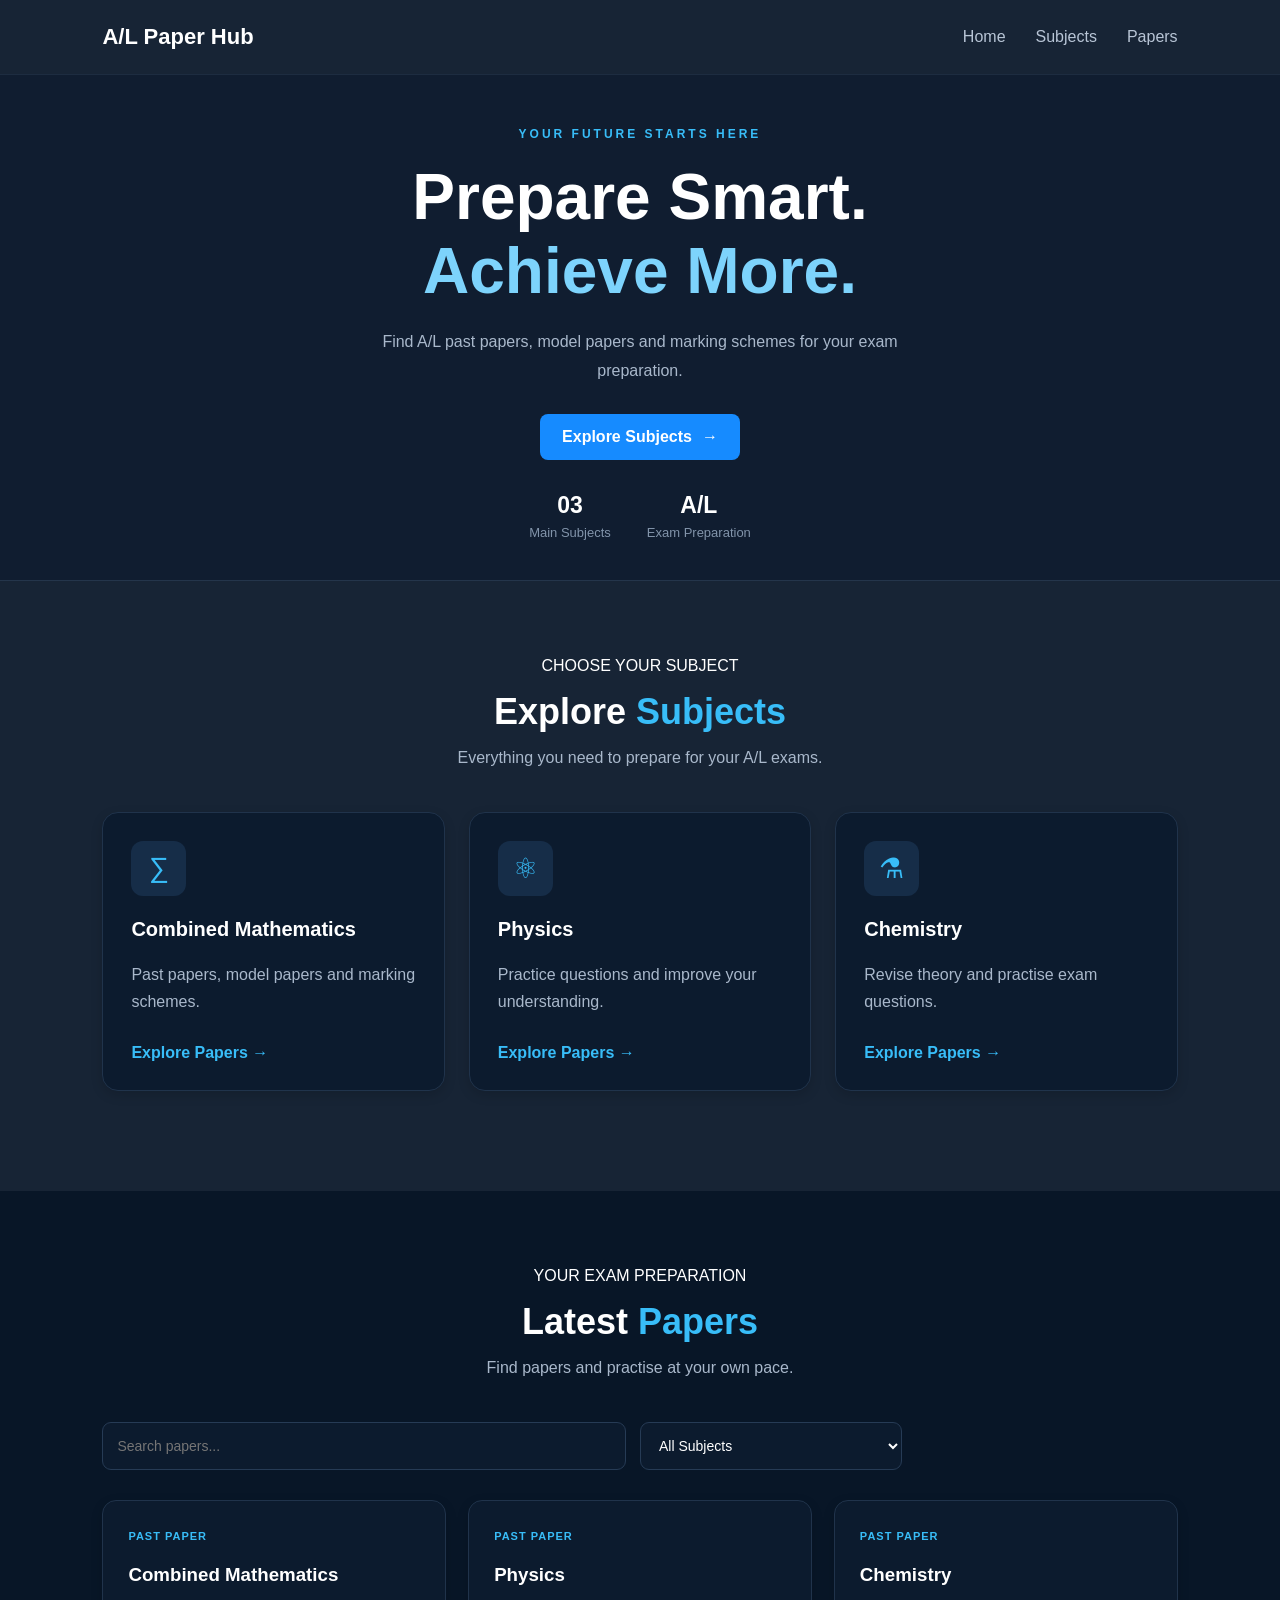
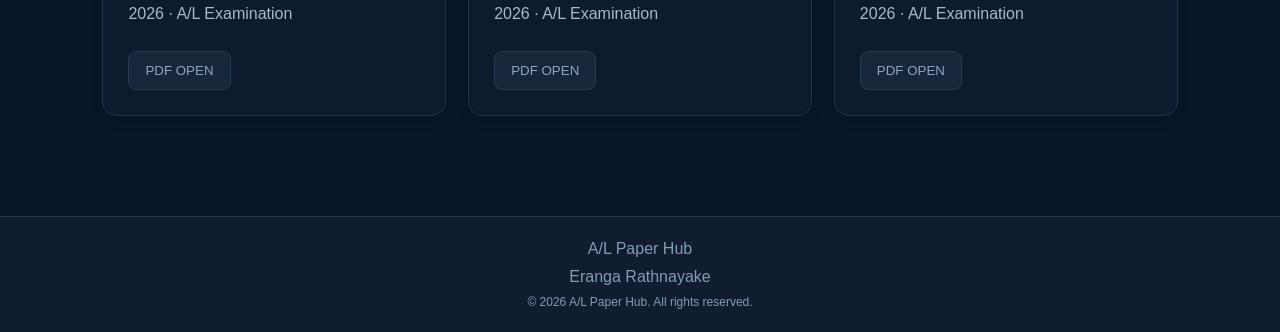
<file: index.html>
<!DOCTYPE html>
<html lang="en">
<head>
    <meta charset="UTF-8">
    <meta name="viewport" content="width=device-width, initial-scale=1.0">
    <title>A/L Paper Hub</title>
    <link rel="stylesheet" href="style.css">
</head>
<body>

    <!-- Navigation -->
    <header class="navbar">
        <div class="logo">A/L Paper Hub</div>
        <nav>
            <a href="#">Home</a>
            <a href="#subjects">Subjects</a>
            <a href="#papers">Papers</a>
        </nav>
    </header>

    <main>
        <!-- Hero Section -->
        <section class="aph-hero">
            <div class="aph-hero__content">
                <p class="aph-hero__eyebrow">YOUR FUTURE STARTS HERE</p>

                <h1 class="aph-hero__title">
                    Prepare Smart.
                    <span>Achieve More.</span>
                </h1>

                <p class="aph-hero__description">
                    Find A/L past papers, model papers and marking
                    schemes for your exam preparation.
                </p>

                <a class="aph-hero__button" href="#subjects">
                    Explore Subjects <span aria-hidden="true">→</span>
                </a>

                <div class="aph-hero__stats">
                    <div class="aph-hero__stat">
                        <strong>03</strong>
                        <span>Main Subjects</span>
                    </div>

                    <div class="aph-hero__stat">
                        <strong>A/L</strong>
                        <span>Exam Preparation</span>
                    </div>
                </div>
            </div>
        </section>

        <!-- Subjects Section -->
        <section class="subjects" id="subjects">
            <div class="section-heading">
                <p class="tagline">CHOOSE YOUR SUBJECT</p>
                <h2>Explore <span>Subjects</span></h2>
                <p>Everything you need to prepare for your A/L exams.</p>
            </div>

            <div class="subject-grid">
                <article class="subject-card maths">
                    <div class="subject-icon">∑</div>
                    <h3>Combined Mathematics</h3>
                    <p>Past papers, model papers and marking schemes.</p>
                    <a href="./maths.html">Explore Papers →</a>
                </article>

                <article class="subject-card physics">
                    <div class="subject-icon">⚛</div>
                    <h3>Physics</h3>
                    <p>Practice questions and improve your understanding.</p>
                    <a href="./physics.html">Explore Papers →</a>
                </article>

                <article class="subject-card chemistry">
                    <div class="subject-icon">⚗</div>
                    <h3>Chemistry</h3>
                    <p>Revise theory and practise exam questions.</p>
                    <a href="./chem.html">Explore Papers →</a>
                </article>
            </div>
        </section>

        <!-- Papers Section -->
        <section class="papers" id="papers">
            <div class="section-heading">
                <p class="tagline">YOUR EXAM PREPARATION</p>
                <h2>Latest <span>Papers</span></h2>
                <p>Find papers and practise at your own pace.</p>
            </div>

            <div class="paper-toolbar">
                <input
                    type="text"
                    id="paperSearch"
                    placeholder="Search papers..."
                    aria-label="Search papers"
                >

                <select id="subjectFilter" aria-label="Filter by subject">
                    <option value="all">All Subjects</option>
                    <option value="maths">Combined Mathematics</option>
                    <option value="physics">Physics</option>
                    <option value="chemistry">Chemistry</option>
                </select>

        
            </div>

            <div class="paper-grid">
                <article class="paper-card" data-subject="maths" data-type="past">
                    <span class="paper-badge">PAST PAPER</span>
                    <h3>Combined Mathematics</h3>
                    <p>2026 · A/L Examination</p>
                    <button type="button" class="paper-btn" onclick="window.open('https://pastpapers.wiki/wp-admin/admin-ajax.php?juwpfisadmin=false&action=wpfd&task=file.download&wpfd_category_id=37759&wpfd_file_id=101452&token=&preview=1', '_blank')">PDF OPEN</button>
                </article>

                <article class="paper-card" data-subject="physics" data-type="past">
                    <span class="paper-badge">PAST PAPER</span>
                    <h3>Physics</h3>
                    <p>2026 · A/L Examination</p>
                    <button type="button" class="paper-btn">PDF OPEN</button>
                </article>

                <article class="paper-card" data-subject="chemistry" data-type="past">
                    <span class="paper-badge">PAST PAPER</span>
                    <h3>Chemistry</h3>
                    <p>2026 · A/L Examination</p>
                    <button type="button" class="paper-btn">PDF OPEN</button>
                </article>


            </div>
        </section>
    </main>

    <!-- Footer -->
    <footer class="site-footer">
        <div class="site-footer__inner">
            <p class="site-footer__brand">A/L Paper Hub</p>
            <p class="site-footer__brand">Eranga Rathnayake</p>
            <p class="site-footer__copyright">
                © 2026 A/L Paper Hub. All rights reserved.
            </p>
        </div>
    </footer>

</body>
</html>
</file>
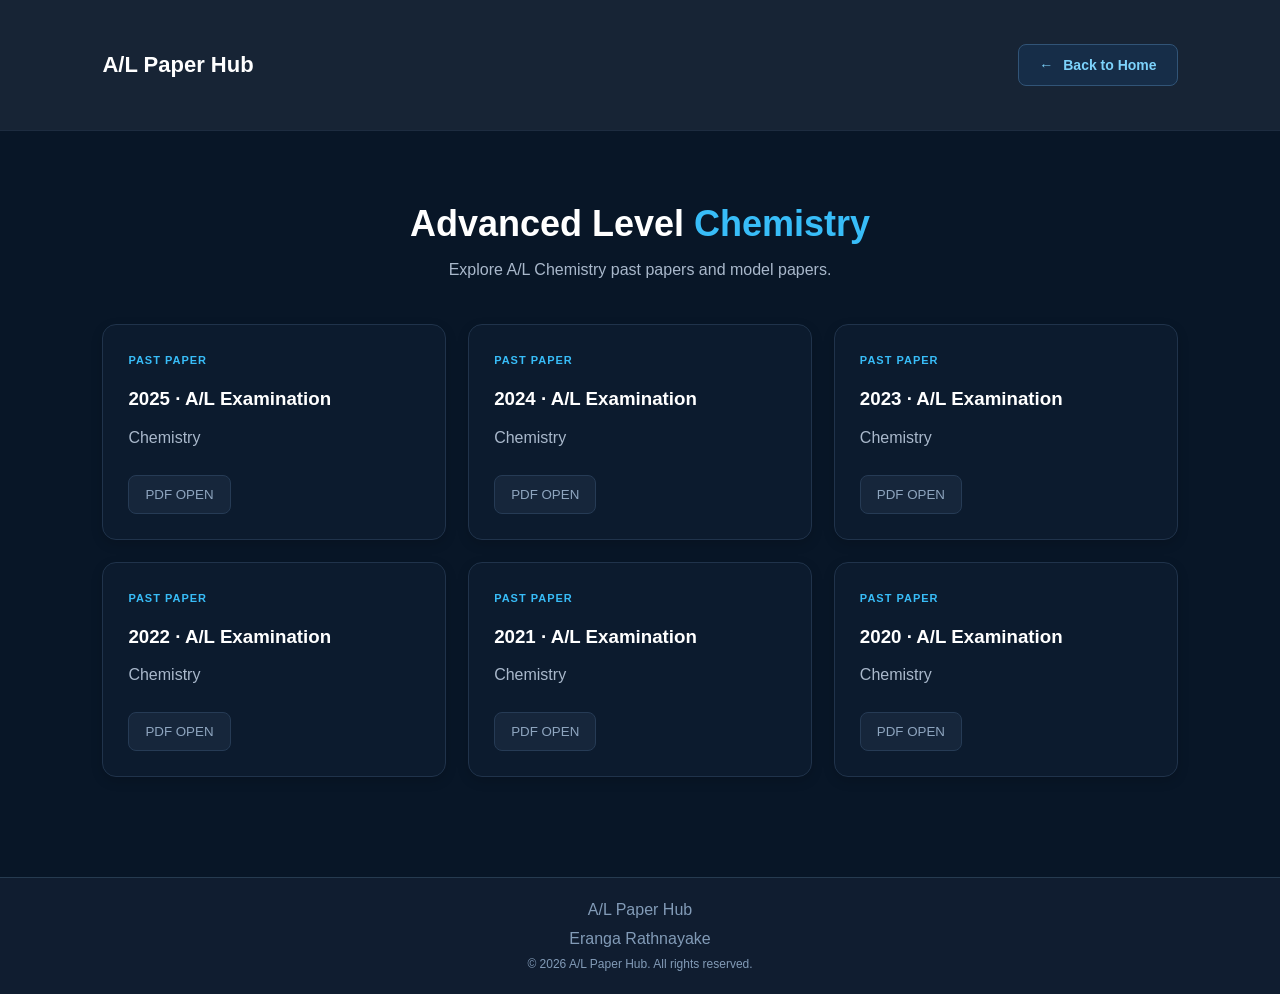
<file: chem.html>
<!DOCTYPE html>
<html lang="en">

<head>
    <meta charset="UTF-8">
    <meta name="viewport" content="width=device-width, initial-scale=1.0">

    <title>Chemistry | A/L Paper Hub</title>

    <link rel="stylesheet" href="style.css">
</head>

<body>

    <!-- Navigation Bar -->
    <header class="navbar">

        <a href="index.html" class="logo"
           style="text-decoration: none;">
            A/L Paper Hub
        </a>

        
<a href="index.html#subjects" class="back-home-btn">
    <span aria-hidden="true">←</span> Back to Home
</a>


    </header>


    <!-- Chemistry Papers -->
    <section class="papers">

        <div class="section-heading">
            <h2>Advanced Level <span>Chemistry</span></h2>

            <p>
                Explore A/L Chemistry past papers and model papers.
            </p>
        </div>


        <div class="paper-grid">

            <!-- 2024 Past Paper -->
            <article class="paper-card" data-subject="chemistry" data-type="past">
                    <span class="paper-badge">PAST PAPER</span>
                    <h3>2025 · A/L Examination</h3>
                    <p>Chemistry</p>
                    <button type="button" class="paper-btn">PDF OPEN</button>
                </article>


            <!-- 2023 Past Paper -->
            <article class="paper-card" data-subject="chemistry" data-type="past">
                    <span class="paper-badge">PAST PAPER</span>
                    <h3>2024 · A/L Examination</h3>
                    <p>Chemistry</p>
                    <button type="button" class="paper-btn">PDF OPEN</button>
                </article>


            <!-- 2022 Past Paper -->
            <article class="paper-card" data-subject="chemistry" data-type="past">
                    <span class="paper-badge">PAST PAPER</span>
                    <h3>2023 · A/L Examination</h3>
                    <p>Chemistry</p>
                    <button type="button" class="paper-btn">PDF OPEN</button>
                </article>


            <!-- Model Paper -->
            <article class="paper-card" data-subject="chemistry" data-type="past">
                    <span class="paper-badge">PAST PAPER</span>
                    <h3>2022 · A/L Examination</h3>
                    <p>Chemistry</p>
                    <button type="button" class="paper-btn">PDF OPEN</button>
                </article>

                <article class="paper-card" data-subject="chemistry" data-type="past">
                    <span class="paper-badge">PAST PAPER</span>
                    <h3>2021 · A/L Examination</h3>
                    <p>Chemistry</p>
                    <button type="button" class="paper-btn">PDF OPEN</button>
                </article>

                <article class="paper-card" data-subject="chemistry" data-type="past">
                    <span class="paper-badge">PAST PAPER</span>
                    <h3>2020 · A/L Examination</h3>
                    <p>Chemistry</p>
                    <button type="button" class="paper-btn">PDF OPEN</button>
                </article>

        </div>

    </section>




    <!-- Footer -->
    <footer class="site-footer">
        <div class="site-footer__inner">
            <p class="site-footer__brand">A/L Paper Hub</p>
            <p class="site-footer__brand">Eranga Rathnayake</p>
            <p class="site-footer__copyright">
                © 2026 A/L Paper Hub. All rights reserved.
            </p>
        </div>
    </footer>
</body>

</html>
</file>
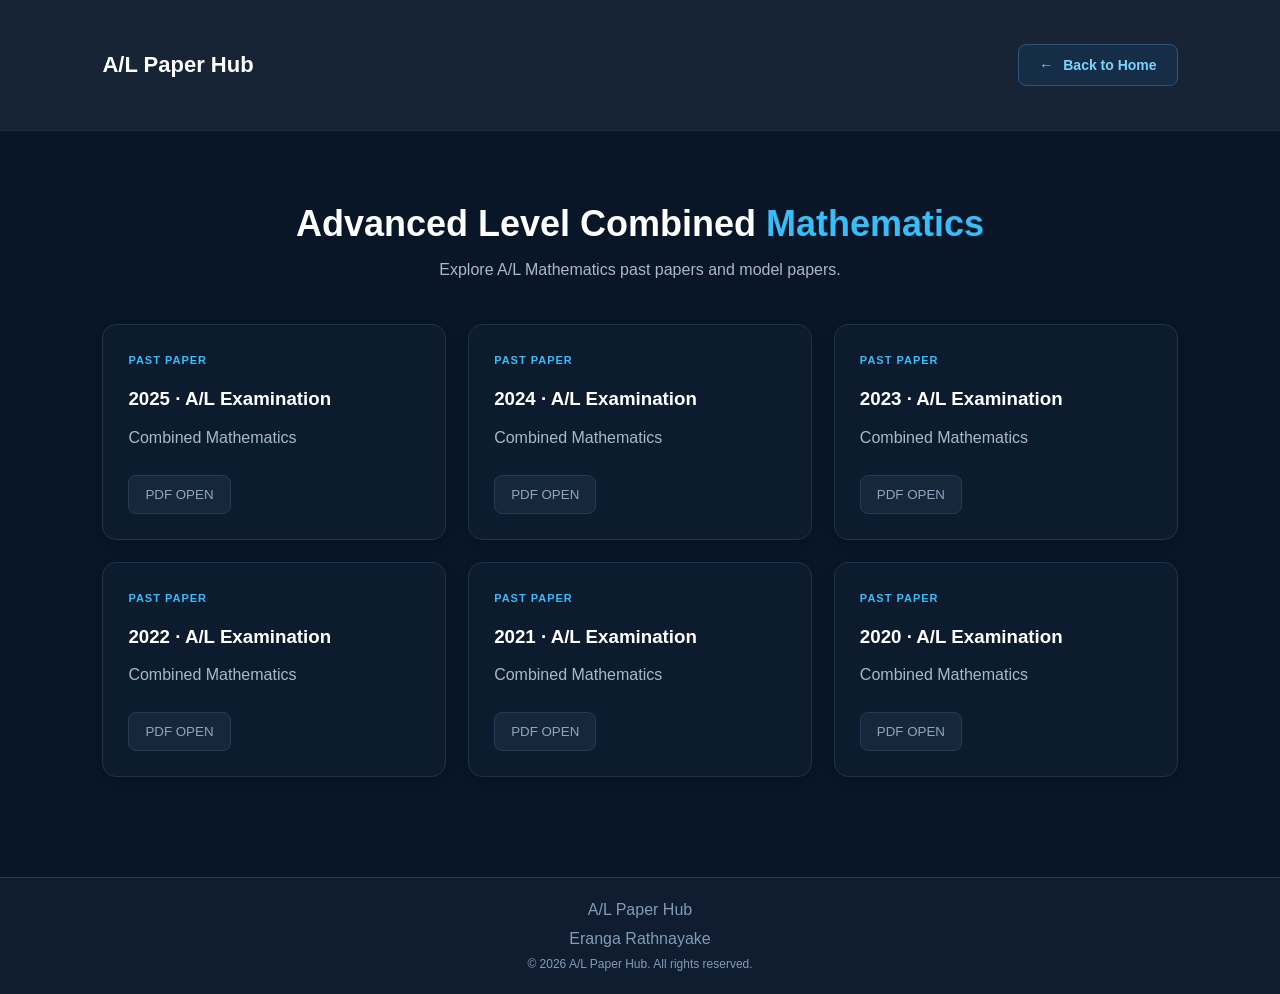
<file: maths.html>
<!DOCTYPE html>
<html lang="en">

<head>
    <meta charset="UTF-8">
    <meta name="viewport" content="width=device-width, initial-scale=1.0">

    <title>Combined Mathematics | A/L Paper Hub</title>

    <link rel="stylesheet" href="style.css">
</head>

<body>

    <!-- Navigation Bar -->
    <header class="navbar">

        <a href="index.html" class="logo"
           style="text-decoration: none;">
            A/L Paper Hub
        </a>

        
<a href="index.html#subjects" class="back-home-btn">
    <span aria-hidden="true">←</span> Back to Home
</a>


    </header>


    <!-- Mathematics Papers -->
<section class="papers">

        <div class="section-heading">
            <h2>Advanced Level Combined <span>Mathematics</span></h2>
            <p>
                Explore A/L Mathematics past papers and model papers.
            </p>
        </div>

       <div class="paper-grid">
    
                
                <article class="paper-card" data-subject="physics" data-type="past">
                    <span class="paper-badge">PAST PAPER</span>
                    <h3>2025 · A/L Examination</h3>
                    <p>Combined Mathematics</p>
                    <button type="button" class="paper-btn">PDF OPEN</button>
                </article>

                
                <article class="paper-card" data-subject="chemistry" data-type="past">
                    <span class="paper-badge">PAST PAPER</span>
                    <h3>2024 · A/L Examination</h3>
                    <p>Combined Mathematics</p>
                    <button type="button" class="paper-btn" onclick="window.open('https://pastpapers.wiki/wp-admin/admin-ajax.php?juwpfisadmin=false&action=wpfd&task=file.download&wpfd_category_id=37759&wpfd_file_id=101452&token=&preview=1', '_blank')">PDF OPEN</button>
                </article>

                <article class="paper-card" data-subject="physics" data-type="past">
                    <span class="paper-badge">PAST PAPER</span>
                    <h3>2023 · A/L Examination</h3>
                    <p>Combined Mathematics</p>
                    <button type="button" class="paper-btn">PDF OPEN</button>
                </article>

               
                <article class="paper-card" data-subject="chemistry" data-type="past">
                    <span class="paper-badge">PAST PAPER</span>
                    <h3>2022 · A/L Examination</h3>
                    <p>Combined Mathematics</p>
                    <button type="button" class="paper-btn">PDF OPEN</button>
                </article>


                
                <article class="paper-card" data-subject="physics" data-type="past">
                    <span class="paper-badge">PAST PAPER</span>
                    <h3>2021 · A/L Examination</h3>
                    <p>Combined Mathematics</p>
                    <button type="button" class="paper-btn">PDF OPEN</button>
                </article>

                
                <article class="paper-card" data-subject="chemistry" data-type="past">
                    <span class="paper-badge">PAST PAPER</span>
                    <h3>2020 · A/L Examination</h3>
                    <p>Combined Mathematics</p>
                    <button type="button" class="paper-btn">PDF OPEN</button>
                </article>
       
        </div>   
</section>




    <!-- Footer -->
    <footer class="site-footer">
        <div class="site-footer__inner">
            <p class="site-footer__brand">A/L Paper Hub</p>
            <p class="site-footer__brand">Eranga Rathnayake</p>
            <p class="site-footer__copyright">
                © 2026 A/L Paper Hub. All rights reserved.
            </p>
        </div>
    </footer>
</body>

</html>
</file>
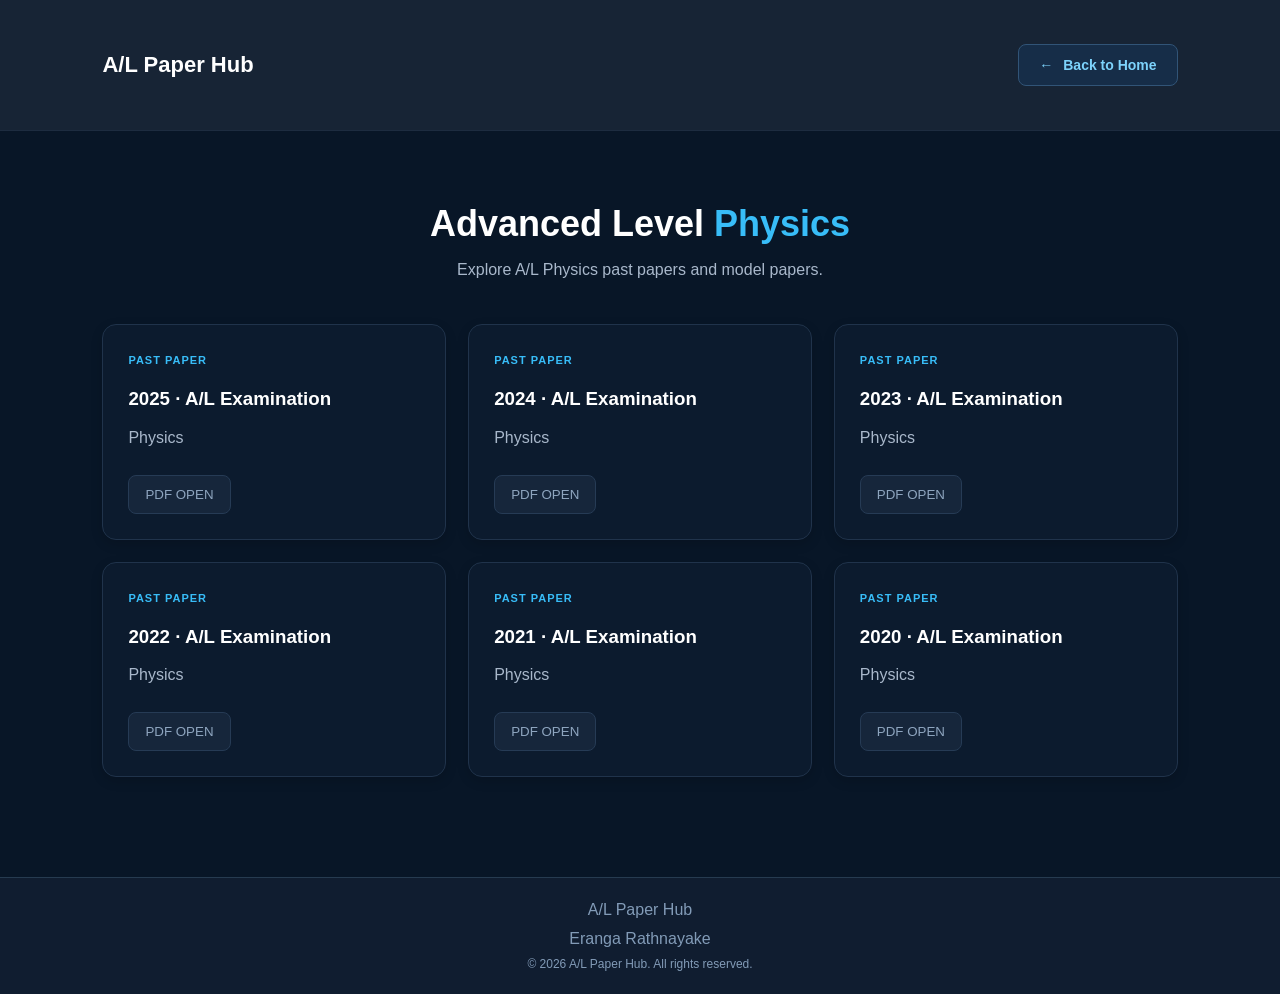
<file: physics.html>
<!DOCTYPE html>
<html lang="en">

<head>
    <meta charset="UTF-8">
    <meta name="viewport" content="width=device-width, initial-scale=1.0">

    <title>Physics | A/L Paper Hub</title>

    <link rel="stylesheet" href="style.css">
</head>

<body>

    <!-- Navigation Bar -->
    <header class="navbar">

        <a href="index.html" class="logo"
           style="text-decoration: none;">
            A/L Paper Hub
        </a>

        
<a href="index.html#subjects" class="back-home-btn">
    <span aria-hidden="true">←</span> Back to Home
</a>


    </header>


    <!-- Physics Papers -->
    <section class="papers">

        <div class="section-heading">
            <h2>Advanced Level <span>Physics</span></h2>

            <p>
                Explore A/L Physics past papers and model papers.
            </p>
        </div>


        <div class="paper-grid">

            <!-- 2024 Past Paper -->
            <article class="paper-card" data-subject="chemistry" data-type="past">
                    <span class="paper-badge">PAST PAPER</span>
                    <h3>2025 · A/L Examination</h3>
                    <p>Physics</p>
                    <button type="button" class="paper-btn">PDF OPEN</button>
                </article>


            <!-- 2023 Past Paper -->
            <article class="paper-card" data-subject="chemistry" data-type="past">
                    <span class="paper-badge">PAST PAPER</span>
                    <h3>2024 · A/L Examination</h3>
                    <p>Physics</p>
                    <button type="button" class="paper-btn">PDF OPEN</button>
                </article>


            <!-- 2022 Past Paper -->
            <article class="paper-card" data-subject="chemistry" data-type="past">
                    <span class="paper-badge">PAST PAPER</span>
                    <h3>2023 · A/L Examination</h3>
                    <p>Physics</p>
                    <button type="button" class="paper-btn">PDF OPEN</button>
                </article>


            <!-- 2022 past paperr -->
            <article class="paper-card" data-subject="chemistry" data-type="past">
                    <span class="paper-badge">PAST PAPER</span>
                    <h3>2022 · A/L Examination</h3>
                    <p>Physics</p>
                    <button type="button" class="paper-btn">PDF OPEN</button>
                </article>

                <article class="paper-card" data-subject="chemistry" data-type="past">
                    <span class="paper-badge">PAST PAPER</span>
                    <h3>2021 · A/L Examination</h3>
                    <p>Physics</p>
                    <button type="button" class="paper-btn">PDF OPEN</button>
                </article>

                <article class="paper-card" data-subject="chemistry" data-type="past">
                    <span class="paper-badge">PAST PAPER</span>
                    <h3>2020 · A/L Examination</h3>
                    <p>Physics</p>
                    <button type="button" class="paper-btn">PDF OPEN</button>
                </article>

        </div>

    </section>




    <!-- Footer -->
    <footer class="site-footer">
        <div class="site-footer__inner">
            <p class="site-footer__brand">A/L Paper Hub</p>
            <p class="site-footer__brand">Eranga Rathnayake</p>
            <p class="site-footer__copyright">
                © 2026 A/L Paper Hub. All rights reserved.
            </p>
        </div>
    </footer>
</body>

</html>
</file>
<file: style.css>
/* ========================================
   1. GLOBAL STYLES
======================================== */

body {
    margin: 0;
    background-color: #172435;
    color: white;
    font-family: Arial, sans-serif;
}


/* ========================================
   2. NAVIGATION BAR
======================================== */

.navbar {
    display: flex;
    justify-content: space-between;
    align-items: center;
    padding: 24px 8%;
    border-bottom: 1px solid #1d2c40;
}

.logo {
    font-size: 22px;
    font-weight: bold;
    color: #ffffff;
}

nav {
    display: flex;
    gap: 30px;
}

nav a {
    color: #b8c5d6;
    text-decoration: none;
    transition: 0.3s;
}

nav a:hover {
    color: #38bdf8;
}


/* ========================================
   3. HERO SECTION
======================================== */

.aph-hero {
    display: block;
    padding: 40px 8%;
    background: #101d30;
    border-bottom: 1px solid #24354b;
}

.aph-hero__content {
    max-width: 760px;
}

.aph-hero__eyebrow {
    color: #38bdf8;
    font-size: 12px;
    font-weight: 700;
    letter-spacing: 3px;
}

.aph-hero__title {
    margin: 20px 0;
    color: #ffffff;
    font-size: clamp(38px, 5vw, 64px);
    line-height: 1.15;
}

.aph-hero__title span {
    display: block;
    color: #7dd3fc;
}

.aph-hero__description {
    max-width: 580px;
    margin: 20px 0 28px;
    color: #a9b8cb;
    font-size: 16px;
    line-height: 1.8;
}

.aph-hero__button {
    display: inline-flex;
    align-items: center;
    gap: 10px;
    padding: 14px 22px;
    border-radius: 8px;
    background: #168bff;
    color: white;
    text-decoration: none;
    font-weight: 700;
    transition: 0.3s;
}

.aph-hero__button:hover {
    background: #0873dc;
    transform: translateY(-3px);
    
}

.aph-hero__stats {
    display: flex;
    flex-wrap: wrap;
    gap: 36px;
    margin-top: 32px;
}

.aph-hero__stat {
    display: flex;
    flex-direction: column;
    gap: 6px;
}

.aph-hero__stat strong {
    color: white;
    font-size: 23px;
}

.aph-hero__stat span {
    color: #8294aa;
    font-size: 13px;
}


/* ========================================
   4. SUBJECTS SECTION
======================================== */

.subjects {
    padding: 60px 8% 100px;
}

.section-heading {
    text-align: center;
    margin-bottom: 45px;
}

.section-heading h2 {
    font-size: 36px;
    margin: 12px 0;
}

.section-heading h2 span {
    color: #38bdf8;
}

.section-heading > p:last-child {
    color: #a9b8cb;
}


/* Subject Cards */

.subject-grid {
    display: grid; 
    grid-template-columns: repeat(3, minmax(0, 1fr));
    gap: 24px;
}

.subject-card {
    background: #0c1b2e;
    border: 1px solid #20334b;
    border-radius: 16px;
    padding: 28px;
   
    position: relative;
    transition: 
        transform 0.35s ease,
        box-shadow 0.35s ease,
        border-color 0.35s ease;

    transform: translateY(0) scale(1);
    box-shadow: 0 4px 12px rgba(0, 0, 0, 0.15);
}

.subject-card:hover {
    transform: translateY(-20px);
    border-color: #38bdf8;
    transform: scale(1.1);
    box-shadow:
        0 20px 40px rgba(0, 0, 0, 0.35),
        0 0 20px rgba(56, 189, 248, 0.18);


}

.subject-icon {
    width: 55px;
    height: 55px;
    display: grid;
    place-items: center;
    border-radius: 12px;
    background: #162d48;
    color: #38bdf8;
    font-size: 28px;
}

.subject-card h3 {
    color: white;
    font-size: 20px;
    margin-top: 22px;
}

.subject-card p {
    color: #a9b8cb;
    line-height: 1.7;
    min-height: 55px;
}

.subject-card a {
    display: inline-block;
    margin-top: 12px;
    color: #38bdf8;
    text-decoration: none;
    font-weight: bold;
}

.subject-card a:hover {
    color: #a78bfa;
}


/* ========================================
   5. PAPERS SECTION
======================================== */

.papers {
    padding: 60px 8% 100px;
    background: #081627;
}

.paper-toolbar {
    display: grid;
    grid-template-columns: 2fr 1fr 1fr;
    gap: 14px;
    margin-bottom: 30px;
}

.paper-toolbar input,
.paper-toolbar select {
    width: 100%;
    box-sizing: border-box;
    padding: 14px;
    color: white;
    background: #0c1b2e;
    border: 1px solid #263b55;
    border-radius: 9px;
    font-size: 14px;
}

.paper-toolbar input:focus,
.paper-toolbar select:focus {
    outline: 1px solid #38bdf8;
}

.paper-toolbar select option {
    background: #0c1b2e;
}

.paper-grid {
    display: grid;
    grid-template-columns: repeat(3, minmax(0, 1fr));
    gap: 22px;
}

.paper-card {
    padding: 25px;
    background: #0c1b2e;
    border: 1px solid #20334b;
    border-radius: 14px;
    

    position: relative;
    transition: 
        transform 0.35s ease,
        box-shadow 0.35s ease,
        border-color 0.35s ease;

    transform: translateY(0) scale(1);
    box-shadow: 0 4px 12px rgba(0, 0, 0, 0.15);
}

.paper-card:hover {

    transform: scale(1.1);

    box-shadow:
        0 20px 40px rgba(0, 0, 0, 0.35),
        0 0 20px rgba(56, 189, 248, 0.18);

    border-color: #38bdf8;
}

.paper-badge {
    color: rgb(56, 189, 248);
    font-size: 11px;
    font-weight: bold;
    letter-spacing: 1px;
   
}

.paper-card h3 {
    margin-top: 20px;
    color: white;
}

.paper-card p {
    color: #a9b8cb;
}

.paper-btn {
    margin-top: 12px;
    padding: 11px 14px;
    color: #8ea5bf;
    background: #16263b;
    border: 1px solid #263b55;
    border-radius: 7px;
    cursor: pointer;
    transition: transform 0.10s ease, box-shadow 0.15s ease;

    background: #16263b;
    color: #8ea5bf;
    border: 1px solid #263b55;
    border-radius: 8px;
    padding: 11px 16px;
    cursor: pointer;
    transition: all 0.3s ease;

}

.paper-btn:hover {
    background: #168bff;
    color: #ffffff;
    border-color: #38bdf8;
    transform: scale(1.1);
}

.paper-btn:focus-visible {
    outline: 2px solid #7dd3fc;
    outline-offset: 3px;
}

.paper-btn:active {
    transform: scale(1.1);
    box-shadow: 0 5px 10px rgba(56, 189, 248);
}

/* ========================================
   6. RESPONSIVE DESIGN
======================================== */

@media (max-width: 750px) {

    /* Navigation */
    .navbar {
        padding: 20px 5%;
    }

    nav {
        gap: 12px;
    }

    nav a {
        font-size: 13px;
    }

    /* Hero */
    .aph-hero {
        padding: 35px 6%;
    }

    .aph-hero__title {
        font-size: clamp(36px, 8vw, 48px);
    }

    /* Subjects */
    .subjects {
        padding-left: 5%;
        padding-right: 5%;
    }

    .subject-grid {
        grid-template-columns: 1fr;
    }

    /* Papers */
    .papers {
        padding-left: 5%;
        padding-right: 5%;
    }

    .paper-toolbar,
    .paper-grid {
        grid-template-columns: 1fr;
    }
}




/* Center the entire Hero content */

.aph-hero {
    display: flex;
    justify-content: center;
    text-align: center;
}

.aph-hero__content {
    width: 100%;
    max-width: 760px;
    margin: 0 auto;
}

.aph-hero__title span {
    display: block;
}

.aph-hero__description {
    margin-left: auto;
    margin-right: auto;
}

.aph-hero__stats {
    justify-content: center;
}

.aph-hero__button {
    background-color: #168bff;
    color: #ffffff;
    text-decoration: none;
    border: none;
}


.aph-hero__button:hover {
    background-color: #0873dc;
    color: #ffffff;
}



/* Subject Page - Back to Home Button */
.back-home-btn {
    display: inline-flex;
    align-items: center;
    justify-content: center;
    gap: 10px;

    padding: 12px 20px;
    margin: 20px 0;

    background: #162d48;
    color: #7dd3fc;
    border: 1px solid #315477;
    border-radius: 8px;

    font-family: Arial, sans-serif;
    font-size: 14px;
    font-weight: 600;
    text-decoration: none;

    cursor: pointer;
    transition: all 0.25s ease;
}

.back-home-btn:hover {
    background: #168bff;
    color: #ffffff;
    border-color: #168bff;
    transform: scale(1.1);
}

.back-home-btn:focus-visible {
    outline: 2px solid #7dd3fc;
    outline-offset: 3px;
}





/* Footer */

.site-footer {
    width: 100%;
    box-sizing: border-box;
    padding: 15px 8%;
    background: #081627;
    border-top: 1px solid #20334b;
}

.site-footer__inner {
    max-width: 1200px;
    margin: 0 auto;
    text-align: center;
}

.site-footer__brand {
    margin-top: 0;
    margin-bottom: 6px;
}   

.site-footer__inner p {
    margin-top: 6px;
    margin-bottom: 6px;
    line-height: 1.4;
}
.site-footer__copyright {
    margin-top: 12px;
    font-size: 12px;
}

@media (max-width: 750px) {
    .site-footer {
        padding: 25px 6%;
    }
}




/* Footer - Soft Blended Colors */

.site-footer {
    background: #101d30;
    border-top: 1px solid #263b50;
    padding: 15px 8%;
}

.site-footer__brand {
    color: #a9c5e3;
}

.site-footer__inner p {
    color: #829bb7;
}

.site-footer__copyright {
    color: #7188a2;
    font-size: 12px;
}
</file>
